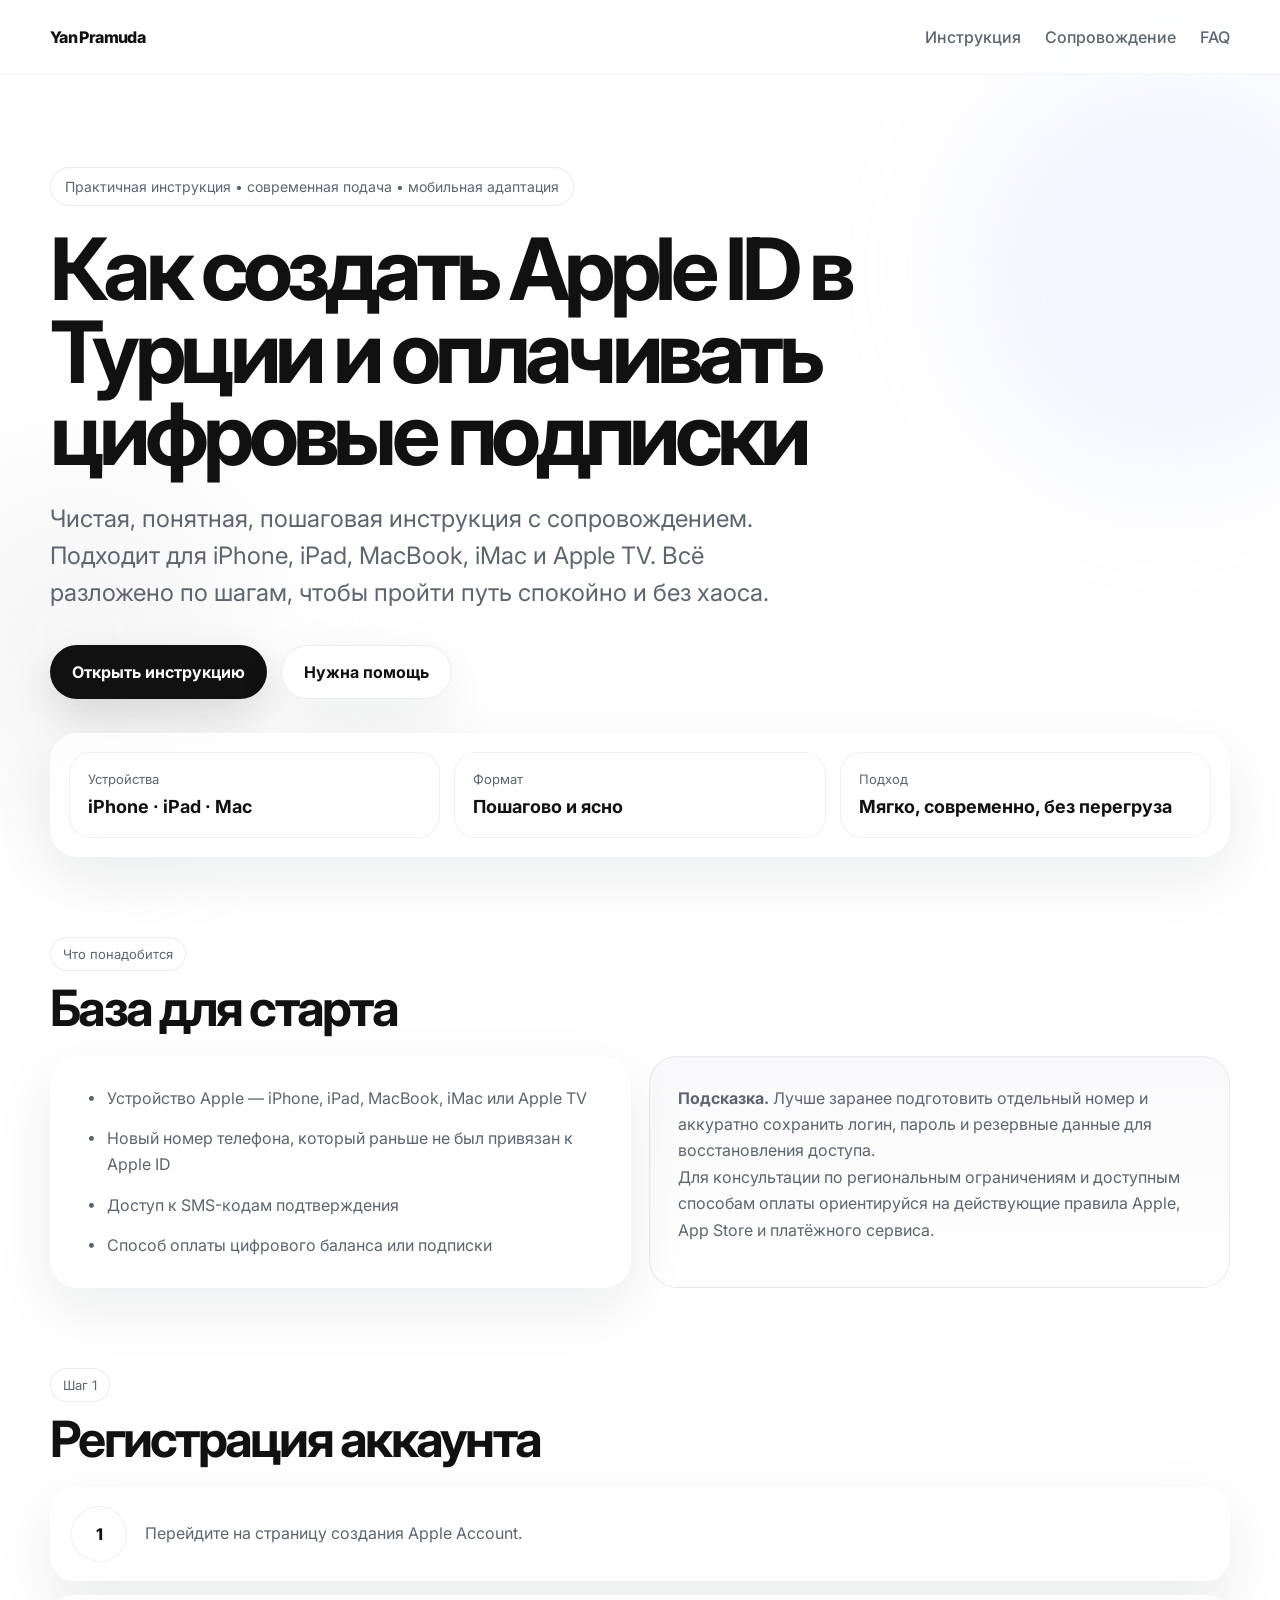
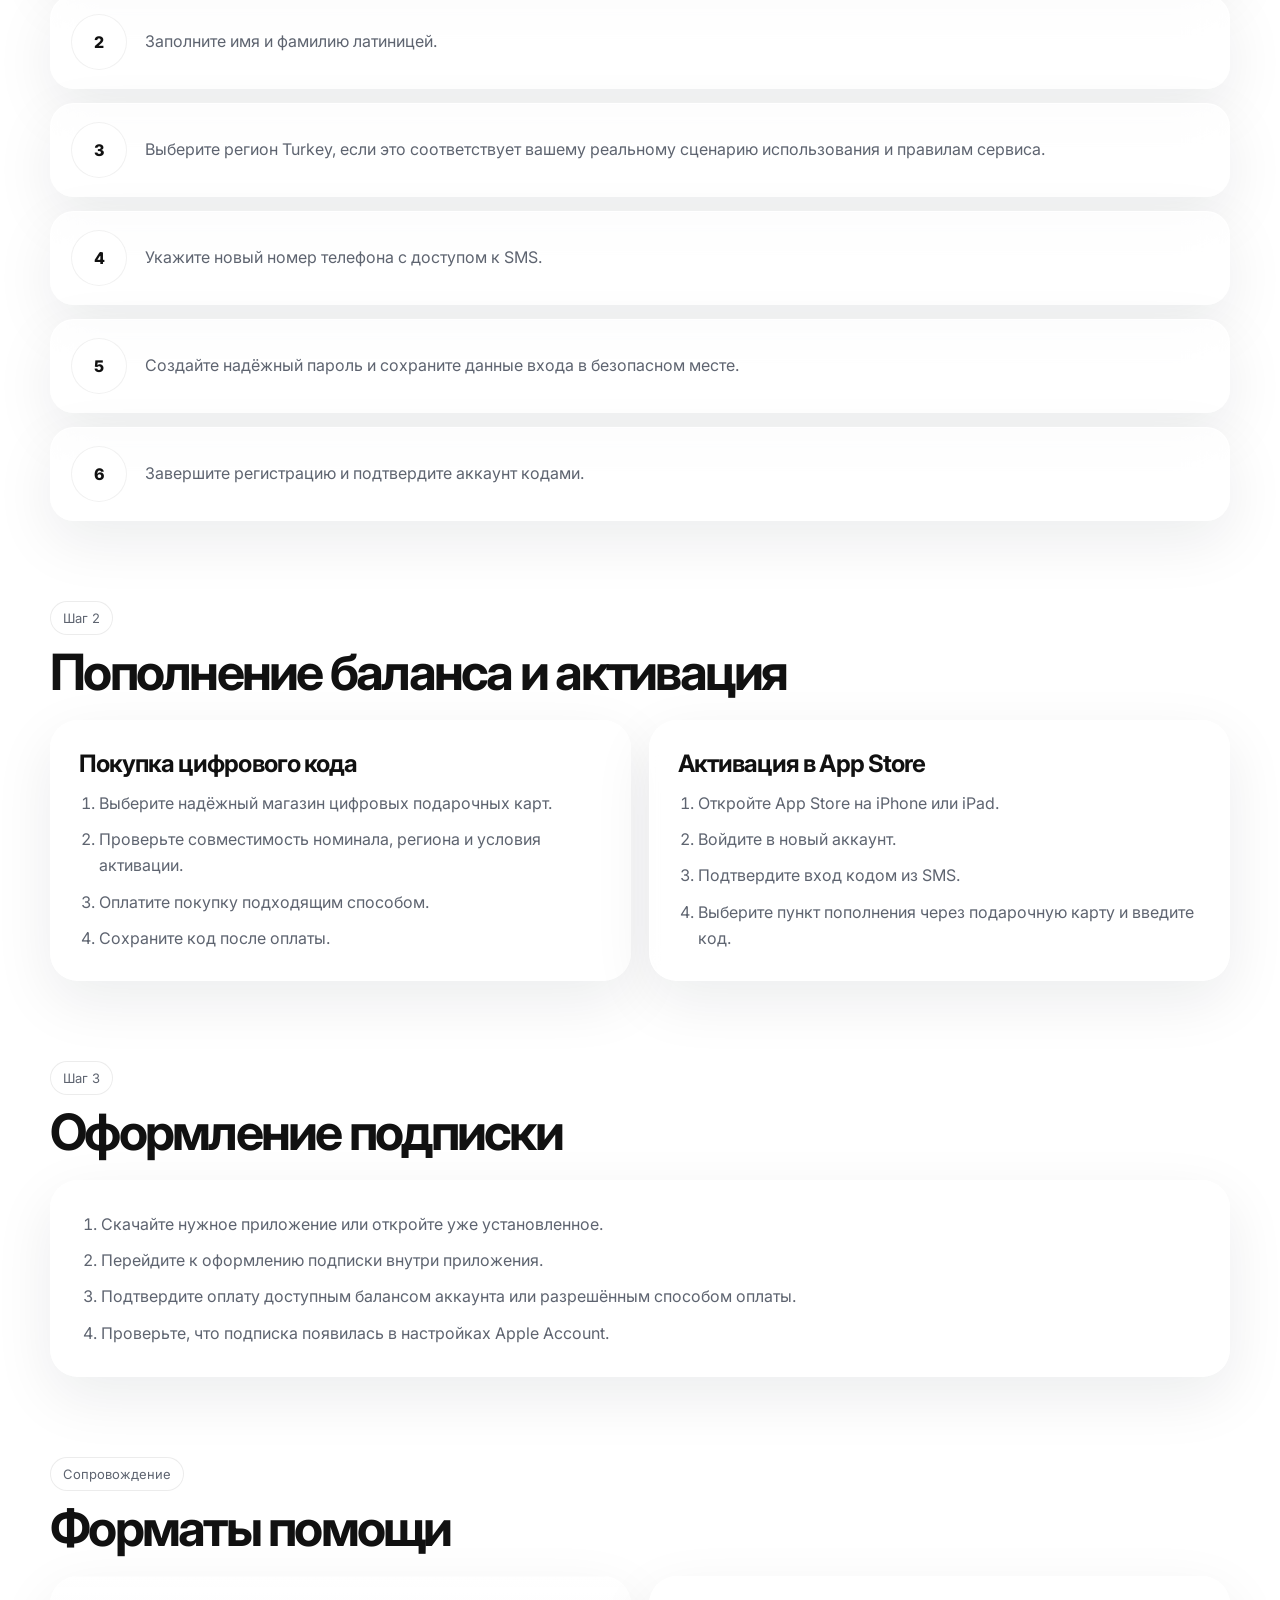
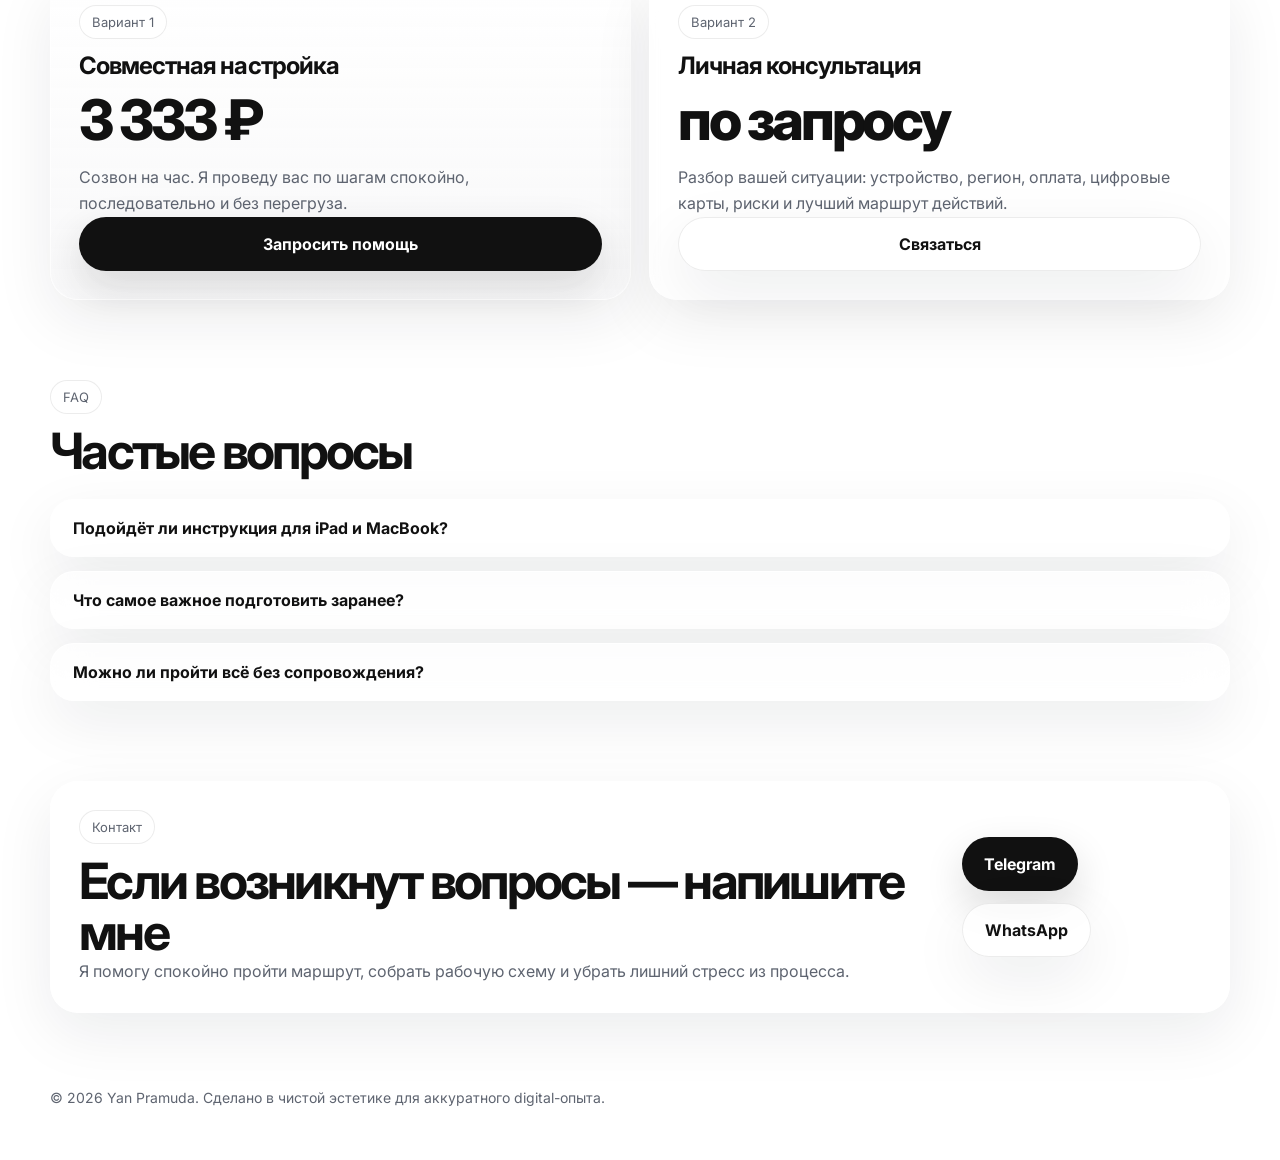
<file: index.html>
<!doctype html>
<html lang="ru">
<head>
  <meta charset="UTF-8" />
  <meta name="viewport" content="width=device-width, initial-scale=1.0" />
  <title>Apple ID Turkey — инструкция и сопровождение</title>
  <meta name="description" content="Аккуратный одностраничник с инструкцией и консультацией по настройке аккаунта Apple ID и оплате цифровых подписок." />
  <meta name="theme-color" content="#ffffff" />
  <link rel="preconnect" href="https://fonts.googleapis.com">
  <link rel="preconnect" href="https://fonts.gstatic.com" crossorigin>
  <link href="https://fonts.googleapis.com/css2?family=Inter:wght@400;500;600;700;800&display=swap" rel="stylesheet">
  <link rel="stylesheet" href="./styles.css" />
</head>
<body>
  <div class="bg-orb orb-1"></div>
  <div class="bg-orb orb-2"></div>
  <div class="grain"></div>

  <header class="site-header">
    <div class="container nav">
      <a class="brand" href="#top">Yan Pramuda</a>
      <nav>
        <a href="#guide">Инструкция</a>
        <a href="#support">Сопровождение</a>
        <a href="#faq">FAQ</a>
      </nav>
    </div>
  </header>

  <main id="top">
    <section class="hero container reveal">
      <div class="eyebrow">Практичная инструкция • современная подача • мобильная адаптация</div>
      <h1>Как создать Apple ID в Турции и оплачивать цифровые подписки</h1>
      <p class="lead">
        Чистая, понятная, пошаговая инструкция с сопровождением. Подходит для iPhone, iPad,
        MacBook, iMac и Apple TV. Всё разложено по шагам, чтобы пройти путь спокойно и без хаоса.
      </p>
      <div class="hero-actions">
        <a class="btn btn-primary" href="#guide">Открыть инструкцию</a>
        <a class="btn btn-secondary" href="#support">Нужна помощь</a>
      </div>
      <div class="hero-card glass">
        <div class="metric"><span>Устройства</span><strong>iPhone · iPad · Mac</strong></div>
        <div class="metric"><span>Формат</span><strong>Пошагово и ясно</strong></div>
        <div class="metric"><span>Подход</span><strong>Мягко, современно, без перегруза</strong></div>
      </div>
    </section>

    <section class="section container reveal" id="guide">
      <div class="section-head">
        <span class="tag">Что понадобится</span>
        <h2>База для старта</h2>
      </div>
      <div class="cards two-col">
        <article class="card glass">
          <ul class="check-list">
            <li>Устройство Apple — iPhone, iPad, MacBook, iMac или Apple TV</li>
            <li>Новый номер телефона, который раньше не был привязан к Apple ID</li>
            <li>Доступ к SMS-кодам подтверждения</li>
            <li>Способ оплаты цифрового баланса или подписки</li>
          </ul>
        </article>
        <article class="card note">
          <p><strong>Подсказка.</strong> Лучше заранее подготовить отдельный номер и аккуратно сохранить логин, пароль и резервные данные для восстановления доступа.</p>
          <p>Для консультации по региональным ограничениям и доступным способам оплаты ориентируйся на действующие правила Apple, App Store и платёжного сервиса.</p>
        </article>
      </div>
    </section>

    <section class="section container reveal">
      <div class="section-head">
        <span class="tag">Шаг 1</span>
        <h2>Регистрация аккаунта</h2>
      </div>
      <div class="timeline">
        <div class="step glass"><span>1</span><p>Перейдите на страницу создания Apple Account.</p></div>
        <div class="step glass"><span>2</span><p>Заполните имя и фамилию латиницей.</p></div>
        <div class="step glass"><span>3</span><p>Выберите регион Turkey, если это соответствует вашему реальному сценарию использования и правилам сервиса.</p></div>
        <div class="step glass"><span>4</span><p>Укажите новый номер телефона с доступом к SMS.</p></div>
        <div class="step glass"><span>5</span><p>Создайте надёжный пароль и сохраните данные входа в безопасном месте.</p></div>
        <div class="step glass"><span>6</span><p>Завершите регистрацию и подтвердите аккаунт кодами.</p></div>
      </div>
    </section>

    <section class="section container reveal">
      <div class="section-head">
        <span class="tag">Шаг 2</span>
        <h2>Пополнение баланса и активация</h2>
      </div>
      <div class="cards two-col">
        <article class="card glass">
          <h3>Покупка цифрового кода</h3>
          <ol>
            <li>Выберите надёжный магазин цифровых подарочных карт.</li>
            <li>Проверьте совместимость номинала, региона и условия активации.</li>
            <li>Оплатите покупку подходящим способом.</li>
            <li>Сохраните код после оплаты.</li>
          </ol>
        </article>
        <article class="card glass">
          <h3>Активация в App Store</h3>
          <ol>
            <li>Откройте App Store на iPhone или iPad.</li>
            <li>Войдите в новый аккаунт.</li>
            <li>Подтвердите вход кодом из SMS.</li>
            <li>Выберите пункт пополнения через подарочную карту и введите код.</li>
          </ol>
        </article>
      </div>
    </section>

    <section class="section container reveal">
      <div class="section-head">
        <span class="tag">Шаг 3</span>
        <h2>Оформление подписки</h2>
      </div>
      <article class="card glass wide">
        <ol>
          <li>Скачайте нужное приложение или откройте уже установленное.</li>
          <li>Перейдите к оформлению подписки внутри приложения.</li>
          <li>Подтвердите оплату доступным балансом аккаунта или разрешённым способом оплаты.</li>
          <li>Проверьте, что подписка появилась в настройках Apple Account.</li>
        </ol>
      </article>
    </section>

    <section class="section container reveal" id="support">
      <div class="section-head">
        <span class="tag">Сопровождение</span>
        <h2>Форматы помощи</h2>
      </div>
      <div class="pricing">
        <article class="price-card glass featured">
          <div class="price-top">
            <span class="mini">Вариант 1</span>
            <h3>Совместная настройка</h3>
          </div>
          <div class="price">3 333 ₽</div>
          <p>Созвон на час. Я проведу вас по шагам спокойно, последовательно и без перегруза.</p>
          <a class="btn btn-primary block" href="#contact">Запросить помощь</a>
        </article>
        <article class="price-card glass">
          <div class="price-top">
            <span class="mini">Вариант 2</span>
            <h3>Личная консультация</h3>
          </div>
          <div class="price">по запросу</div>
          <p>Разбор вашей ситуации: устройство, регион, оплата, цифровые карты, риски и лучший маршрут действий.</p>
          <a class="btn btn-secondary block" href="#contact">Связаться</a>
        </article>
      </div>
    </section>

    <section class="section container reveal" id="faq">
      <div class="section-head">
        <span class="tag">FAQ</span>
        <h2>Частые вопросы</h2>
      </div>
      <div class="faq-list">
        <details class="glass">
          <summary>Подойдёт ли инструкция для iPad и MacBook?</summary>
          <p>Да. Логика аккаунта и подписок единая. Отличается только интерфейс некоторых шагов.</p>
        </details>
        <details class="glass">
          <summary>Что самое важное подготовить заранее?</summary>
          <p>Новый номер телефона, доступ к кодам подтверждения и понятный способ пополнения или оплаты.</p>
        </details>
        <details class="glass">
          <summary>Можно ли пройти всё без сопровождения?</summary>
          <p>Да, если у тебя есть спокойствие, внимательность к деталям и рабочий платёжный маршрут. С сопровождением обычно меньше лишних кругов.</p>
        </details>
      </div>
    </section>

    <section class="section container reveal" id="contact">
      <div class="contact glass">
        <div>
          <span class="tag">Контакт</span>
          <h2>Если возникнут вопросы — напишите мне</h2>
          <p>Я помогу спокойно пройти маршрут, собрать рабочую схему и убрать лишний стресс из процесса.</p>
        </div>
        <div class="contact-actions">
          <a class="btn btn-primary" href="https://t.me/yanpramuda" target="_blank" rel="noreferrer">Telegram</a>
          <a class="btn btn-secondary" href="https://wa.me/79606755557" target="_blank" rel="noreferrer">WhatsApp</a>
        </div>
      </div>
    </section>
  </main>

  <footer class="site-footer container">
    <p>© 2026 Yan Pramuda. Сделано в чистой эстетике для аккуратного digital-опыта.</p>
  </footer>

  <script src="./script.js"></script>
</body>
</html>
</file>
<file: styles.css>
:root {
  --bg: #ffffff;
  --text: #111111;
  --muted: #5e6470;
  --line: rgba(17, 17, 17, 0.08);
  --glass: rgba(255,255,255,0.7);
  --shadow: 0 20px 60px rgba(16, 24, 40, 0.08);
  --radius: 28px;
  --radius-sm: 18px;
  --max: 1180px;
}

* { box-sizing: border-box; }
html { scroll-behavior: smooth; }
body {
  margin: 0;
  font-family: 'Inter', system-ui, -apple-system, BlinkMacSystemFont, 'Segoe UI', sans-serif;
  background: var(--bg);
  color: var(--text);
  -webkit-font-smoothing: antialiased;
  text-rendering: optimizeLegibility;
  overflow-x: hidden;
}

a { color: inherit; text-decoration: none; }
img { max-width: 100%; display: block; }
.container { width: min(calc(100% - 32px), var(--max)); margin: 0 auto; }

.site-header {
  position: sticky;
  top: 0;
  z-index: 50;
  backdrop-filter: blur(18px);
  background: rgba(255,255,255,0.72);
  border-bottom: 1px solid rgba(17,17,17,0.04);
}
.nav {
  display: flex;
  align-items: center;
  justify-content: space-between;
  min-height: 74px;
}
.brand {
  font-weight: 800;
  letter-spacing: -0.04em;
}
nav { display: flex; gap: 24px; }
nav a {
  color: var(--muted);
  font-weight: 500;
}
.hero {
  padding: 92px 0 48px;
  position: relative;
}
.eyebrow {
  display: inline-flex;
  padding: 10px 14px;
  border: 1px solid var(--line);
  border-radius: 999px;
  background: rgba(255,255,255,0.72);
  color: var(--muted);
  font-size: 14px;
  backdrop-filter: blur(12px);
}
.hero h1 {
  max-width: 900px;
  margin: 22px 0 18px;
  font-size: clamp(42px, 8vw, 86px);
  line-height: 0.96;
  letter-spacing: -0.065em;
}
.lead {
  max-width: 760px;
  font-size: clamp(18px, 2.2vw, 24px);
  line-height: 1.55;
  color: var(--muted);
}
.hero-actions {
  display: flex;
  gap: 14px;
  margin: 34px 0 34px;
  flex-wrap: wrap;
}
.btn {
  display: inline-flex;
  align-items: center;
  justify-content: center;
  height: 54px;
  padding: 0 22px;
  border-radius: 999px;
  font-weight: 700;
  transition: transform .35s ease, box-shadow .35s ease, background .35s ease;
}
.btn:hover { transform: translateY(-2px); }
.btn-primary {
  background: #111111;
  color: #ffffff;
  box-shadow: 0 16px 40px rgba(17,17,17,0.14);
}
.btn-secondary {
  background: rgba(255,255,255,0.76);
  color: #111111;
  border: 1px solid var(--line);
  box-shadow: var(--shadow);
}
.block { width: 100%; }
.glass {
  background: var(--glass);
  border: 1px solid rgba(255,255,255,0.8);
  box-shadow: var(--shadow);
  backdrop-filter: blur(20px);
}
.hero-card {
  display: grid;
  grid-template-columns: repeat(3, 1fr);
  gap: 14px;
  border-radius: var(--radius);
  padding: 18px;
}
.metric {
  padding: 18px;
  border-radius: 22px;
  background: rgba(255,255,255,0.72);
  border: 1px solid rgba(17,17,17,0.05);
}
.metric span {
  display: block;
  font-size: 13px;
  color: var(--muted);
  margin-bottom: 8px;
}
.metric strong {
  font-size: 18px;
  line-height: 1.3;
}
.section {
  padding: 32px 0 48px;
}
.section-head {
  margin-bottom: 22px;
}
.tag, .mini {
  display: inline-flex;
  padding: 8px 12px;
  background: rgba(255,255,255,0.78);
  border: 1px solid var(--line);
  border-radius: 999px;
  color: var(--muted);
  font-size: 13px;
  margin-bottom: 12px;
}
.section h2 {
  font-size: clamp(30px, 4vw, 50px);
  line-height: 1.02;
  letter-spacing: -0.055em;
  margin: 0;
}
.cards.two-col,
.pricing {
  display: grid;
  grid-template-columns: repeat(2, 1fr);
  gap: 18px;
}
.card, .price-card, .contact {
  border-radius: var(--radius);
  padding: 28px;
}
.note {
  background: linear-gradient(180deg, rgba(249,249,251,0.95), rgba(255,255,255,0.88));
  border: 1px solid var(--line);
}
.check-list {
  list-style: none;
  padding: 0;
  margin: 0;
  display: grid;
  gap: 14px;
}
.check-list li {
  position: relative;
  padding-left: 28px;
  line-height: 1.6;
}
.check-list li::before {
  content: '•';
  position: absolute;
  left: 8px;
  top: -1px;
}
.timeline {
  display: grid;
  gap: 14px;
}
.step {
  display: grid;
  grid-template-columns: 56px 1fr;
  gap: 18px;
  align-items: center;
  padding: 18px 20px;
  border-radius: 24px;
}
.step span {
  display: inline-flex;
  align-items: center;
  justify-content: center;
  width: 56px;
  height: 56px;
  border-radius: 50%;
  font-weight: 800;
  background: rgba(255,255,255,0.92);
  border: 1px solid rgba(17,17,17,0.06);
}
.step p, .card p, .card li, .price-card p, .contact p, .faq-list p {
  color: var(--muted);
  line-height: 1.65;
  margin: 0;
}
.card h3, .price-card h3 {
  margin: 0 0 12px;
  font-size: 24px;
  letter-spacing: -0.04em;
}
.card ol {
  margin: 0;
  padding-left: 20px;
  display: grid;
  gap: 10px;
}
.wide { padding: 30px; }
.price-card.featured {
  background: linear-gradient(180deg, rgba(255,255,255,0.92), rgba(247,247,248,0.86));
}
.price-top { margin-bottom: 8px; }
.price {
  font-size: clamp(34px, 5vw, 56px);
  line-height: 1;
  font-weight: 800;
  letter-spacing: -0.055em;
  margin: 12px 0 16px;
}
.faq-list {
  display: grid;
  gap: 14px;
}
.faq-list details {
  border-radius: 24px;
  padding: 18px 22px;
}
.faq-list summary {
  cursor: pointer;
  font-weight: 700;
  list-style: none;
}
.faq-list summary::-webkit-details-marker { display: none; }
.faq-list p { margin-top: 12px; }
.contact {
  display: flex;
  justify-content: space-between;
  align-items: center;
  gap: 24px;
}
.contact-actions {
  display: flex;
  gap: 12px;
  flex-wrap: wrap;
}
.site-footer {
  padding: 14px 0 40px;
}
.site-footer p {
  color: var(--muted);
  font-size: 14px;
}
.bg-orb {
  position: fixed;
  pointer-events: none;
  z-index: -2;
  filter: blur(60px);
  opacity: 0.5;
}
.orb-1 {
  width: 420px;
  height: 420px;
  border-radius: 50%;
  background: rgba(196, 208, 255, 0.4);
  top: 60px;
  right: -100px;
}
.orb-2 {
  width: 360px;
  height: 360px;
  border-radius: 50%;
  background: rgba(237, 237, 237, 0.8);
  bottom: 80px;
  left: -100px;
}
.grain {
  position: fixed;
  inset: 0;
  pointer-events: none;
  z-index: -1;
  opacity: 0.06;
  background-image: radial-gradient(#000 0.5px, transparent 0.5px);
  background-size: 12px 12px;
}
.reveal {
  opacity: 0;
  transform: translateY(28px);
  transition: opacity .8s ease, transform .8s ease;
}
.reveal.is-visible {
  opacity: 1;
  transform: translateY(0);
}

@media (max-width: 960px) {
  .hero-card,
  .cards.two-col,
  .pricing,
  .contact {
    grid-template-columns: 1fr;
    display: grid;
  }
  .contact { align-items: start; }
}

@media (max-width: 720px) {
  nav { display: none; }
  .hero { padding-top: 64px; }
  .hero-actions { flex-direction: column; }
  .btn { width: 100%; }
  .step {
    grid-template-columns: 1fr;
    align-items: start;
  }
  .step span { width: 48px; height: 48px; }
  .card, .price-card, .contact, .hero-card { padding: 20px; }
}
</file>
